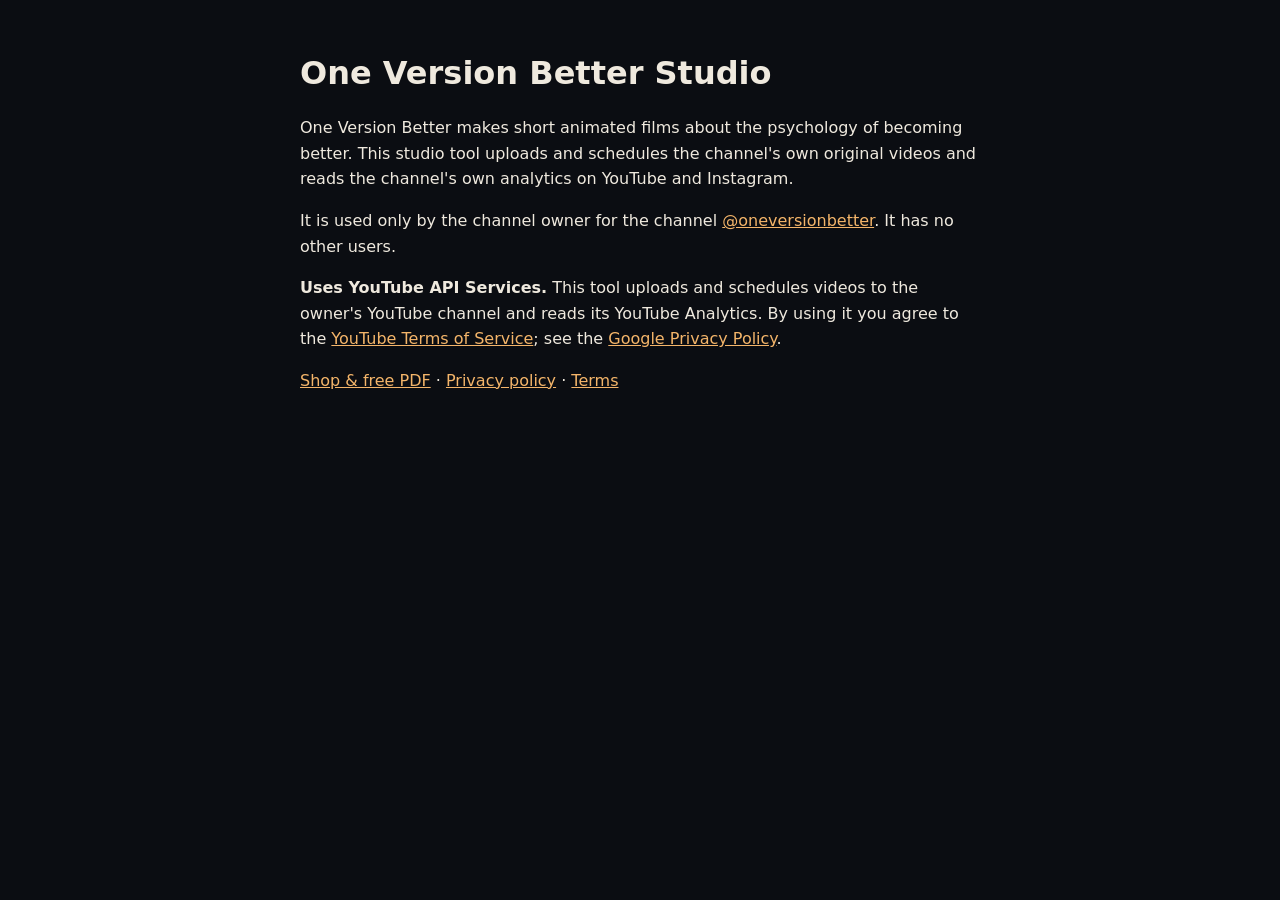
<file: index.html>
<!doctype html><html lang="en"><head><meta charset="utf-8"><meta name="viewport" content="width=device-width,initial-scale=1">
<title>One Version Better Studio</title><link rel="stylesheet" href="style.css"></head><body><main>
<h1>One Version Better Studio</h1>
<p>One Version Better makes short animated films about the psychology of becoming better. This studio tool uploads and schedules the channel's own original videos and reads the channel's own analytics on YouTube and Instagram.</p>
<p>It is used only by the channel owner for the channel <a href="https://www.youtube.com/@oneversionbetter">@oneversionbetter</a>. It has no other users.</p>
<p><b>Uses YouTube API Services.</b> This tool uploads and schedules videos to the owner's YouTube channel and reads its YouTube Analytics. By using it you agree to the <a href="https://www.youtube.com/t/terms">YouTube Terms of Service</a>; see the <a href="https://policies.google.com/privacy">Google Privacy Policy</a>.</p>
<p><a href="https://www.oneversionbetter.com">Shop &amp; free PDF</a> · <a href="privacy.html">Privacy policy</a> · <a href="terms.html">Terms</a></p>

</main></body></html>
</file>
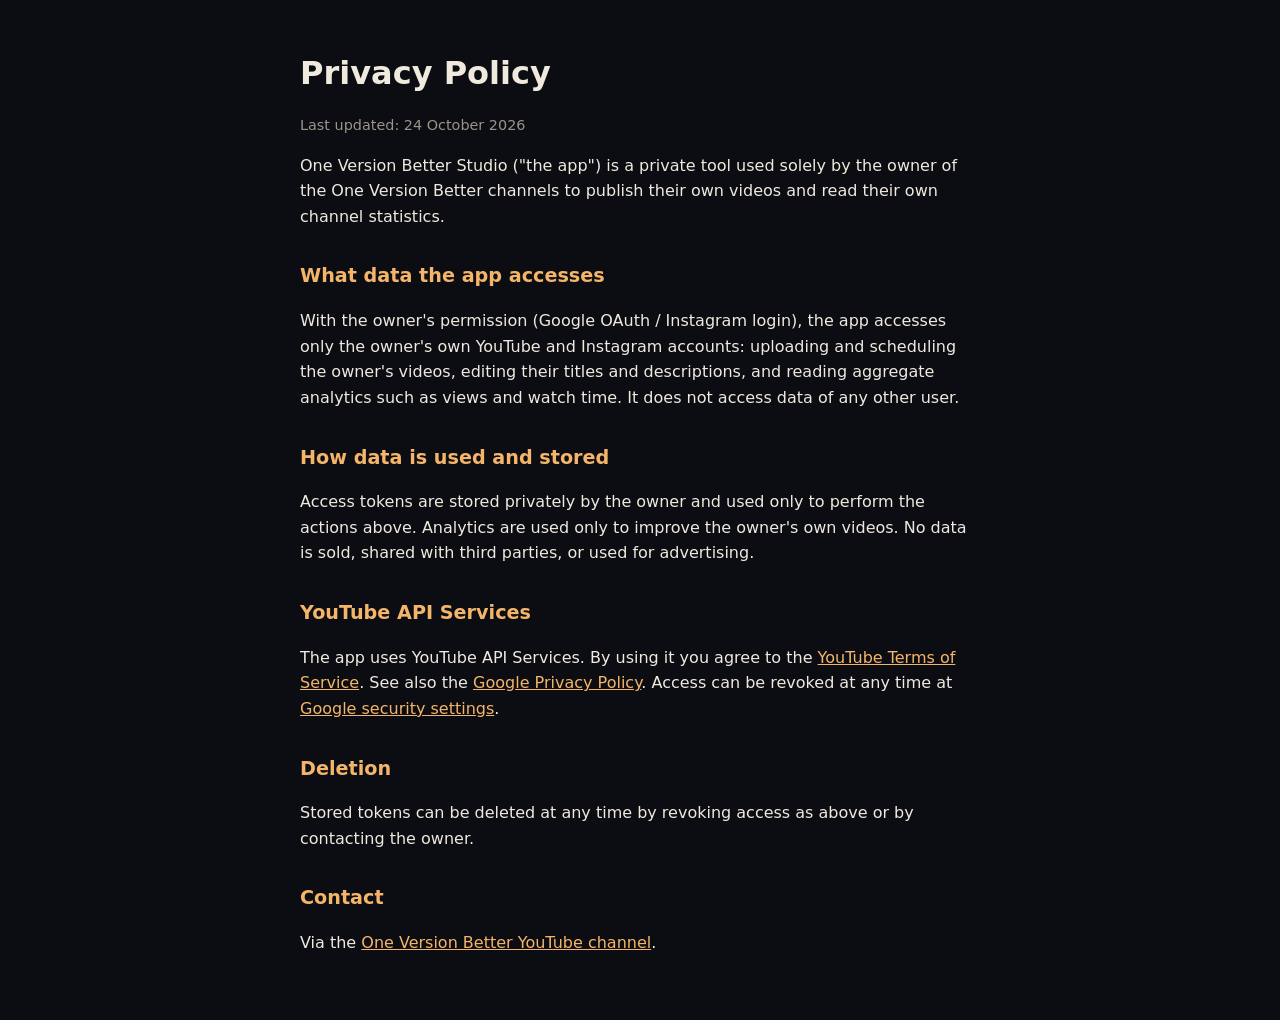
<file: privacy.html>
<!doctype html><html lang="en"><head><meta charset="utf-8"><meta name="viewport" content="width=device-width,initial-scale=1">
<title>Privacy Policy – One Version Better Studio</title><link rel="stylesheet" href="style.css"></head><body><main>
<h1>Privacy Policy</h1><p class="small">Last updated: 24 October 2026</p>
<p>One Version Better Studio ("the app") is a private tool used solely by the owner of the One Version Better channels to publish their own videos and read their own channel statistics.</p>
<h2>What data the app accesses</h2>
<p>With the owner's permission (Google OAuth / Instagram login), the app accesses only the owner's own YouTube and Instagram accounts: uploading and scheduling the owner's videos, editing their titles and descriptions, and reading aggregate analytics such as views and watch time. It does not access data of any other user.</p>
<h2>How data is used and stored</h2>
<p>Access tokens are stored privately by the owner and used only to perform the actions above. Analytics are used only to improve the owner's own videos. No data is sold, shared with third parties, or used for advertising.</p>
<h2>YouTube API Services</h2>
<p>The app uses YouTube API Services. By using it you agree to the <a href="https://www.youtube.com/t/terms">YouTube Terms of Service</a>. See also the <a href="https://policies.google.com/privacy">Google Privacy Policy</a>. Access can be revoked at any time at <a href="https://security.google.com/settings/security/permissions">Google security settings</a>.</p>
<h2>Deletion</h2>
<p>Stored tokens can be deleted at any time by revoking access as above or by contacting the owner.</p>
<h2>Contact</h2><p>Via the <a href="https://www.youtube.com/@oneversionbetter">One Version Better YouTube channel</a>.</p>
</main></body></html>
</file>
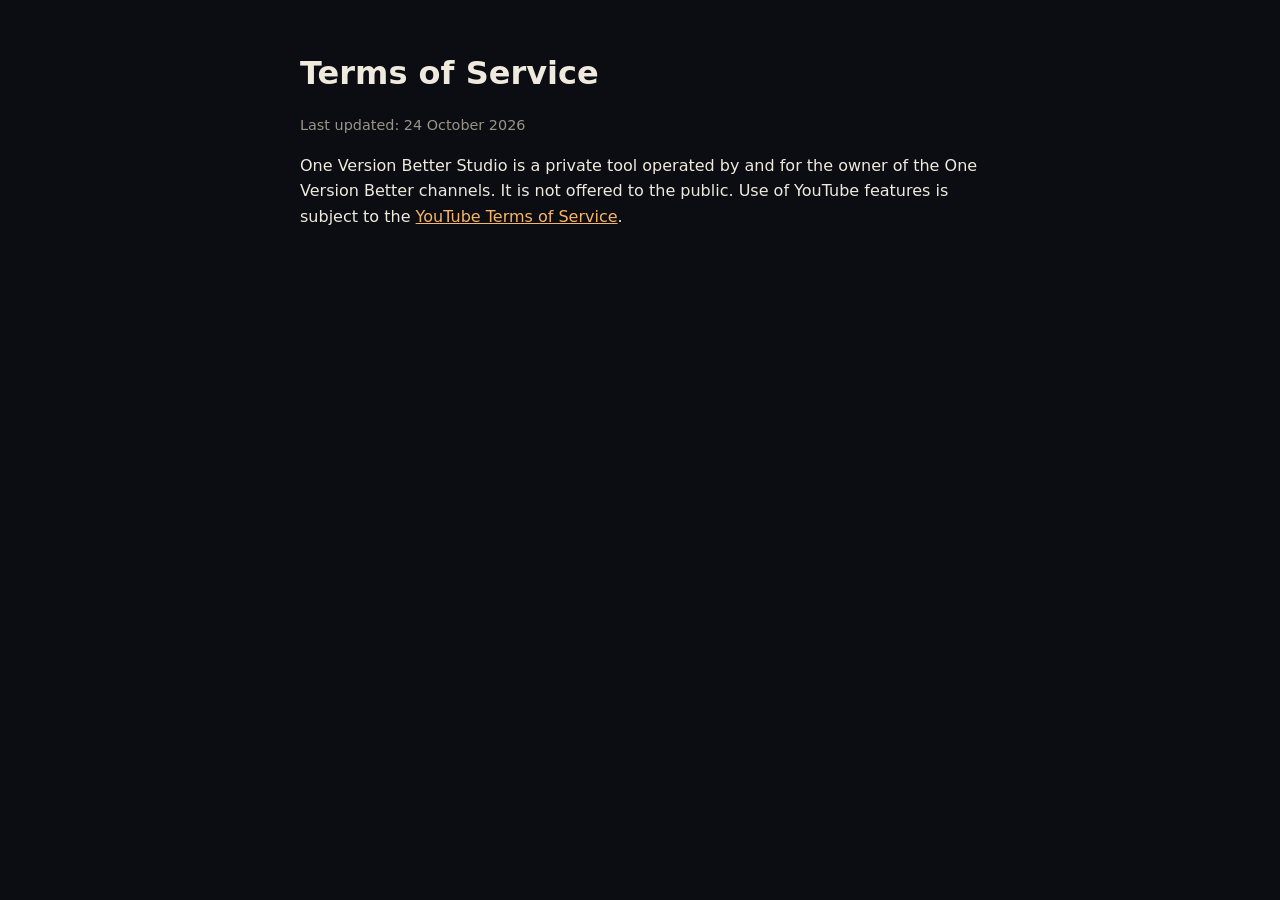
<file: terms.html>
<!doctype html><html lang="en"><head><meta charset="utf-8"><meta name="viewport" content="width=device-width,initial-scale=1">
<title>Terms – One Version Better Studio</title><link rel="stylesheet" href="style.css"></head><body><main>
<h1>Terms of Service</h1><p class="small">Last updated: 24 October 2026</p>
<p>One Version Better Studio is a private tool operated by and for the owner of the One Version Better channels. It is not offered to the public. Use of YouTube features is subject to the <a href="https://www.youtube.com/t/terms">YouTube Terms of Service</a>.</p>

</main></body></html>
</file>
<file: style.css>
:root{--bg:#0b0d12;--fg:#efe9de;--muted:#9a9488;--amber:#f4b56a}
body{margin:0;background:var(--bg);color:var(--fg);font:16px/1.6 system-ui,-apple-system,sans-serif}
main{max-width:680px;margin:0 auto;padding:48px max(16px,env(safe-area-inset-left))}
h1{font-size:2rem;margin:0 0 .5rem}h2{font-size:1.2rem;margin-top:2rem;color:var(--amber)}
a{color:var(--amber)}p.small{color:var(--muted);font-size:.9rem}
</file>
